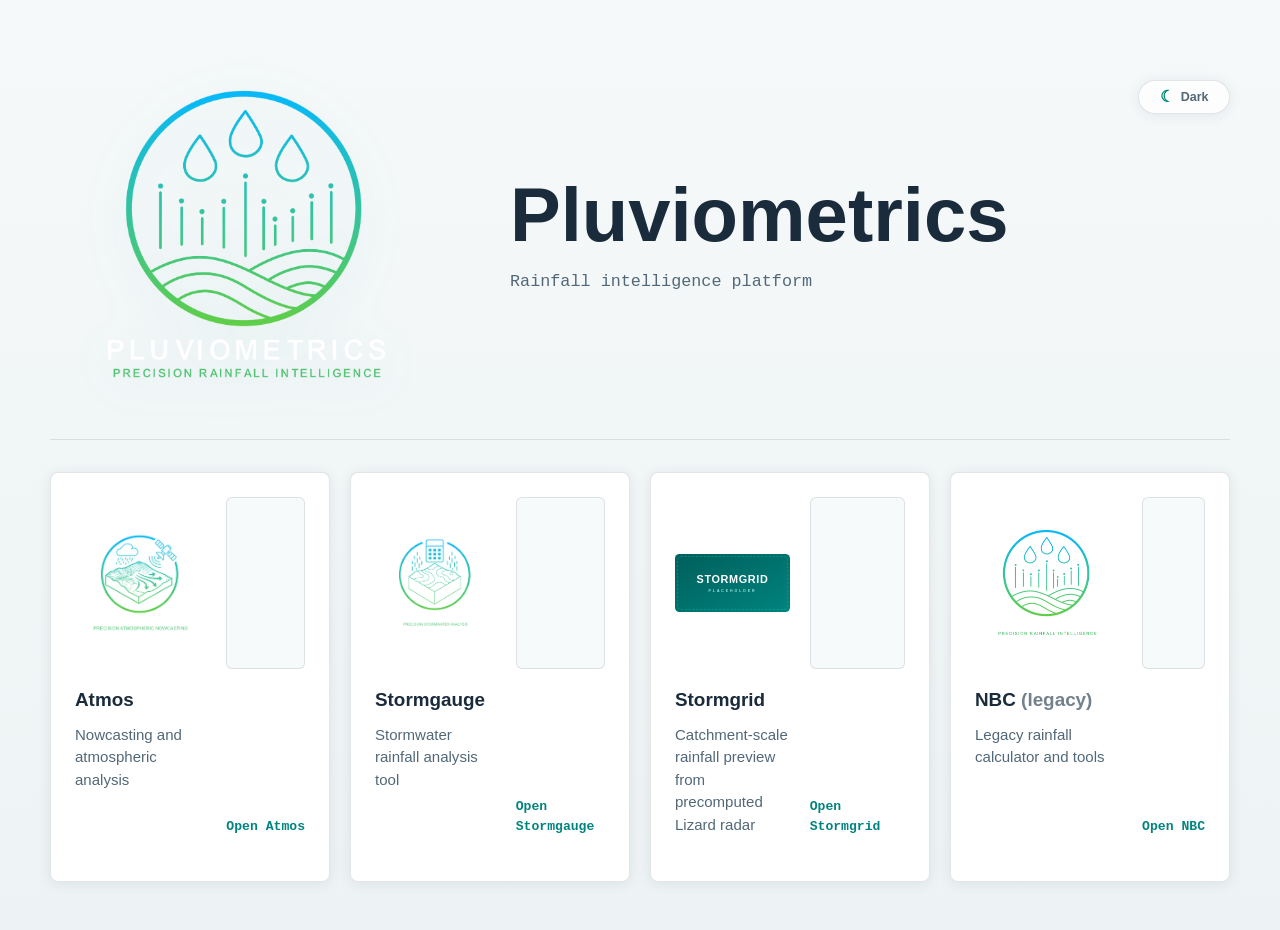
<file: index.html>
<!DOCTYPE html>
<html lang="en">
<head>
  <meta charset="UTF-8">
  <meta name="viewport" content="width=device-width, initial-scale=1.0">
  <meta
    http-equiv="Content-Security-Policy"
    content="default-src 'self'; script-src 'self' 'unsafe-inline'; style-src 'self'; img-src 'self'; object-src 'none'; base-uri 'self'; form-action 'self'; frame-ancestors 'none'"
  >
  <meta name="referrer" content="strict-origin-when-cross-origin">
  <meta
    name="description"
    content="Pluviometrics is a rainfall intelligence platform for atmospheric, stormwater, and legacy rainfall analysis tools."
  >
  <title>Pluviometrics</title>
  <script>
    try {
      if (localStorage.getItem('pluviometricsTheme') === 'dark') {
        document.documentElement.dataset.theme = 'dark';
      }
    } catch (error) {}
  </script>
  <link rel="stylesheet" href="styles.css">
</head>
<body>
  <main class="page-shell">
    <header class="site-header" aria-labelledby="page-title">
      <div class="site-header__brand">
        <img
          class="site-header__logo"
          src="Assets/Logos/Logo_Pluviometrics.png"
          alt="Pluviometrics"
          width="520"
          height="160"
        >
        <div class="site-header__text">
          <h1 id="page-title">Pluviometrics</h1>
          <p>Rainfall intelligence platform</p>
        </div>
      </div>
      <button id="theme-toggle" class="theme-toggle" type="button" aria-label="Switch to dark mode">
        <span class="theme-toggle__icon" aria-hidden="true">&#9790;</span>
        <span class="theme-toggle__text">Dark</span>
      </button>
    </header>

    <section class="product-grid" aria-label="Pluviometrics products">
      <a class="product-card" href="https://atmos.pluviometrics.com.au">
        <img
          class="product-card__logo"
          src="Assets/Logos/Logo_Atmos.png"
          alt="Atmos"
          width="360"
          height="180"
        >
        <div class="product-card__body">
          <h2>Atmos</h2>
          <p>Nowcasting and atmospheric analysis</p>
        </div>
        <span class="product-card__action">Open Atmos</span>
      </a>

      <a class="product-card" href="https://stormgauge.pluviometrics.com.au/?view=calculator">
        <img
          class="product-card__logo"
          src="Assets/Logos/Logo_Stormgauge.png"
          alt="Stormgauge"
          width="360"
          height="180"
        >
        <div class="product-card__body">
          <h2>Stormgauge</h2>
          <p>Stormwater rainfall analysis tool</p>
        </div>
        <span class="product-card__action">Open Stormgauge</span>
      </a>

      <a class="product-card" href="https://stormgrid.pluviometrics.com.au/">
        <img
          class="product-card__logo"
          src="Assets/Logos/STORMGRID.svg"
          alt="Stormgrid (placeholder logo)"
          width="360"
          height="180"
        >
        <div class="product-card__body">
          <h2>Stormgrid</h2>
          <p>Catchment-scale rainfall preview from precomputed Lizard radar</p>
        </div>
        <span class="product-card__action">Open Stormgrid</span>
      </a>

      <a class="product-card" href="https://nbc.pluviometrics.com.au/?v=20260429-home">
        <img
          class="product-card__logo"
          src="Assets/Logos/Logo_Pluviometrics.png"
          alt="NBC legacy"
          width="360"
          height="180"
        >
        <div class="product-card__body">
          <h2>NBC <span>(legacy)</span></h2>
          <p>Legacy rainfall calculator and tools</p>
        </div>
        <span class="product-card__action">Open NBC</span>
      </a>
    </section>
  </main>
  <script>
    (function () {
      var storageKey = 'pluviometricsTheme';
      var toggle = document.getElementById('theme-toggle');
      var icon = toggle ? toggle.querySelector('.theme-toggle__icon') : null;
      var label = toggle ? toggle.querySelector('.theme-toggle__text') : null;

      function applyTheme(theme) {
        var isDark = theme === 'dark';
        if (isDark) {
          document.documentElement.dataset.theme = 'dark';
        } else {
          delete document.documentElement.dataset.theme;
        }
        if (icon) icon.textContent = isDark ? '\u2600' : '\u263e';
        if (label) label.textContent = isDark ? 'Light' : 'Dark';
        if (toggle) toggle.setAttribute('aria-label', isDark ? 'Switch to light mode' : 'Switch to dark mode');
      }

      applyTheme(document.documentElement.dataset.theme === 'dark' ? 'dark' : 'light');

      if (toggle) {
        toggle.addEventListener('click', function () {
          var nextTheme = document.documentElement.dataset.theme === 'dark' ? 'light' : 'dark';
          applyTheme(nextTheme);
          try {
            localStorage.setItem(storageKey, nextTheme);
          } catch (error) {}
        });
      }
    }());
  </script>
</body>
</html>
</file>
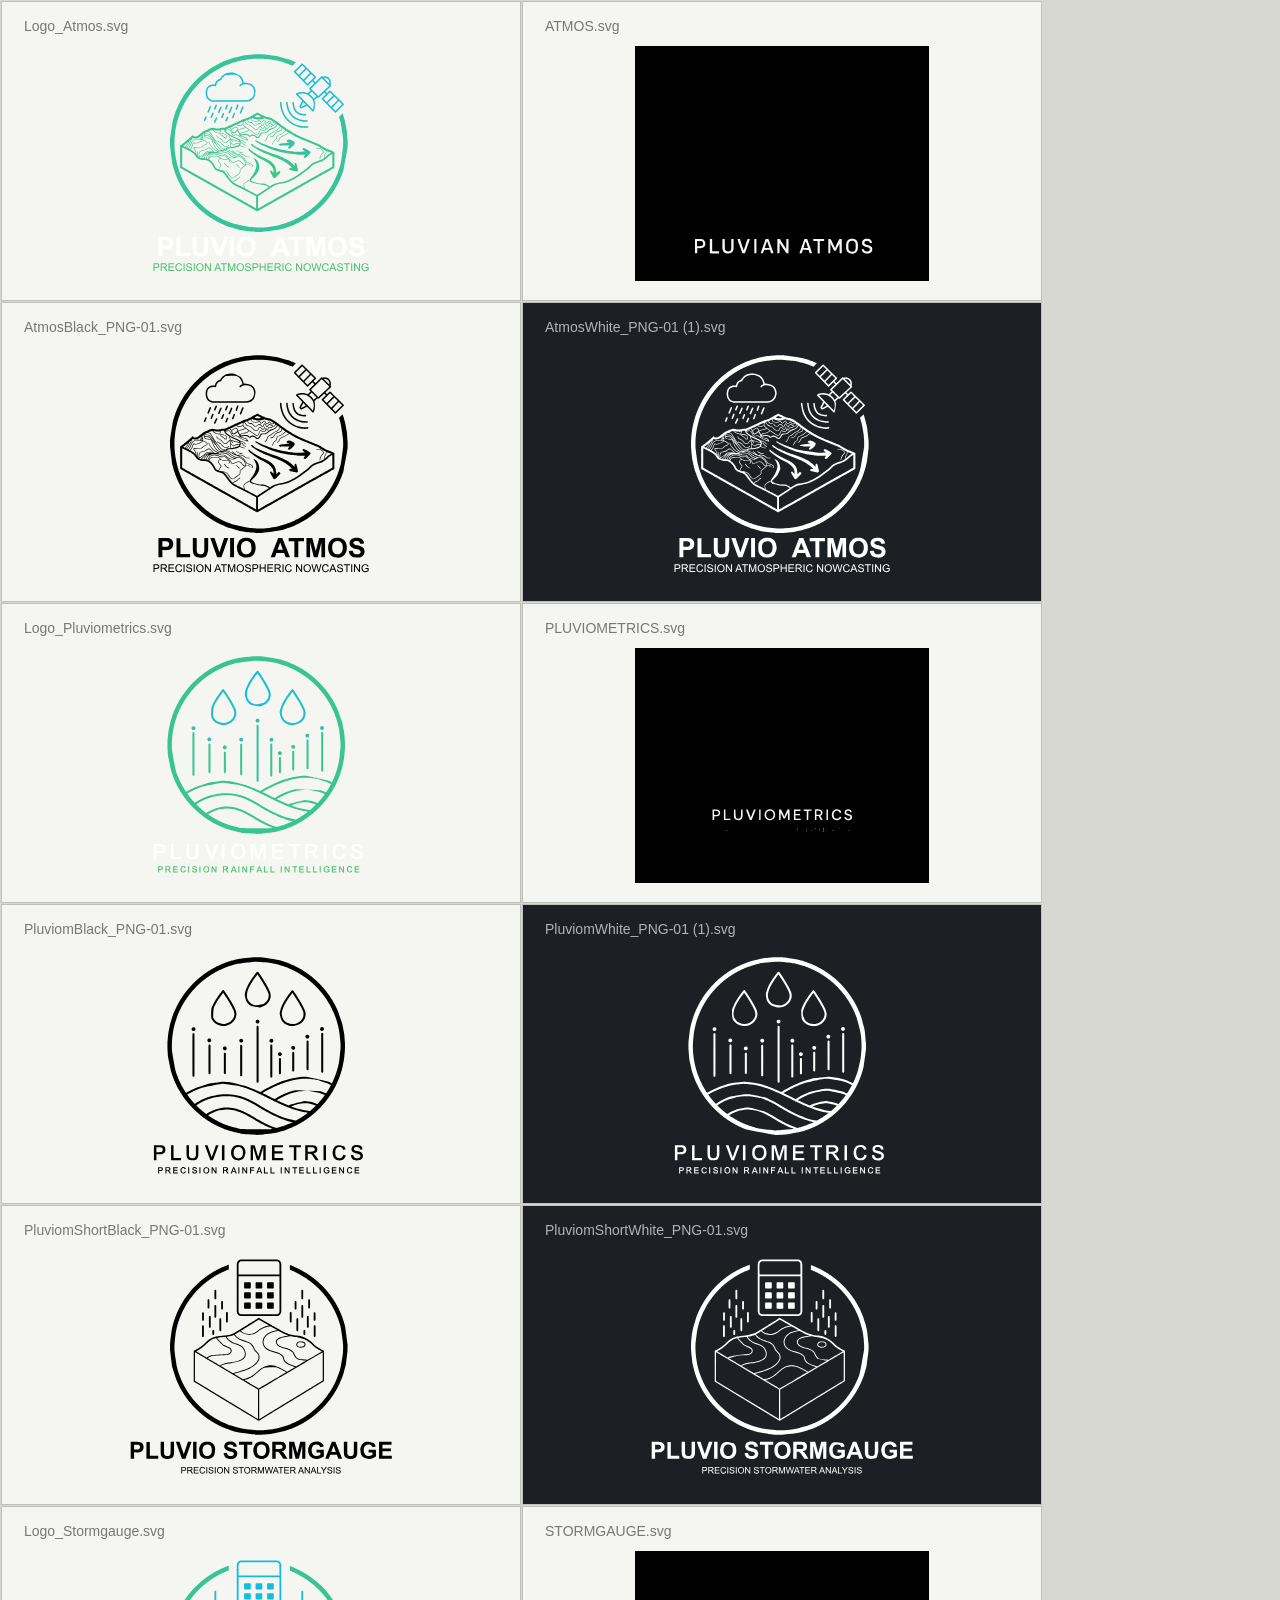
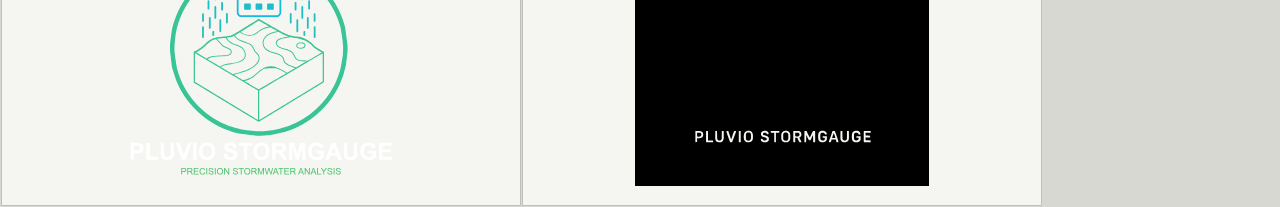
<file: Assets/Logos/logo-contact-sheet.html>
<!doctype html><meta charset="utf-8"><style>
body{margin:0;background:#d7d8d2;font-family:Segoe UI,Arial,sans-serif;color:#222}.grid{display:grid;grid-template-columns:repeat(2,520px);gap:1px;padding:1px}.card{margin:0;height:300px;box-sizing:border-box;padding:16px 22px;border:1px solid #bfc0ba}.light{background:#f5f6f1}.dark{background:#1c2024}.card figcaption{font-size:14px;color:#777;margin:0 0 12px}.dark figcaption{color:#aeb4b8}.stage{height:235px;display:flex;align-items:center;justify-content:center;overflow:hidden}.stage img{max-width:100%;max-height:100%;display:block;object-fit:contain}
</style><div class="grid"><figure class="card light"><figcaption>Logo_Atmos.svg</figcaption><div class="stage"><img src="./Logo_Atmos.svg" /></div></figure>
<figure class="card light"><figcaption>ATMOS.svg</figcaption><div class="stage"><img src="./ATMOS.svg" /></div></figure>
<figure class="card light"><figcaption>AtmosBlack_PNG-01.svg</figcaption><div class="stage"><img src="./AtmosBlack_PNG-01.svg" /></div></figure>
<figure class="card dark"><figcaption>AtmosWhite_PNG-01 (1).svg</figcaption><div class="stage"><img src="./AtmosWhite_PNG-01%20%281%29.svg" /></div></figure>
<figure class="card light"><figcaption>Logo_Pluviometrics.svg</figcaption><div class="stage"><img src="./Logo_Pluviometrics.svg" /></div></figure>
<figure class="card light"><figcaption>PLUVIOMETRICS.svg</figcaption><div class="stage"><img src="./PLUVIOMETRICS.svg" /></div></figure>
<figure class="card light"><figcaption>PluviomBlack_PNG-01.svg</figcaption><div class="stage"><img src="./PluviomBlack_PNG-01.svg" /></div></figure>
<figure class="card dark"><figcaption>PluviomWhite_PNG-01 (1).svg</figcaption><div class="stage"><img src="./PluviomWhite_PNG-01%20%281%29.svg" /></div></figure>
<figure class="card light"><figcaption>PluviomShortBlack_PNG-01.svg</figcaption><div class="stage"><img src="./PluviomShortBlack_PNG-01.svg" /></div></figure>
<figure class="card dark"><figcaption>PluviomShortWhite_PNG-01.svg</figcaption><div class="stage"><img src="./PluviomShortWhite_PNG-01.svg" /></div></figure>
<figure class="card light"><figcaption>Logo_Stormgauge.svg</figcaption><div class="stage"><img src="./Logo_Stormgauge.svg" /></div></figure>
<figure class="card light"><figcaption>STORMGAUGE.svg</figcaption><div class="stage"><img src="./STORMGAUGE.svg" /></div></figure></div>
</file>
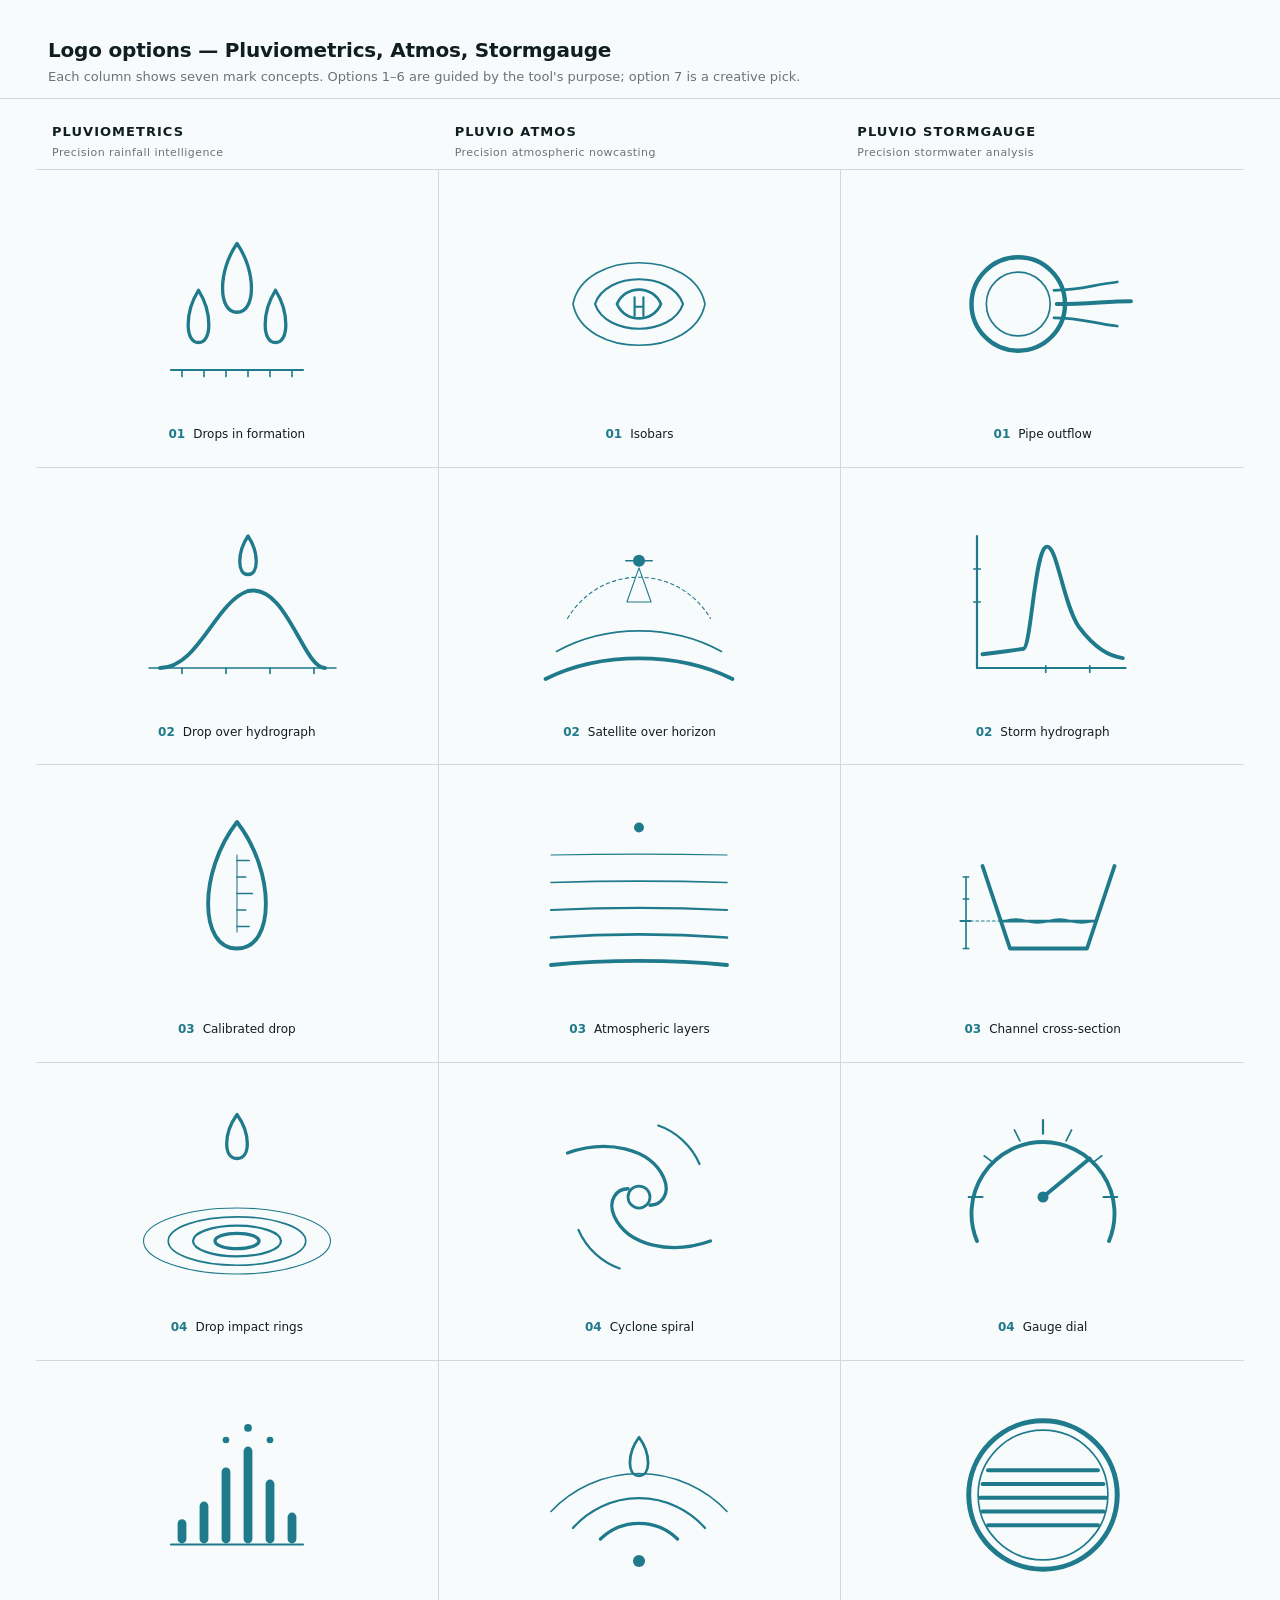
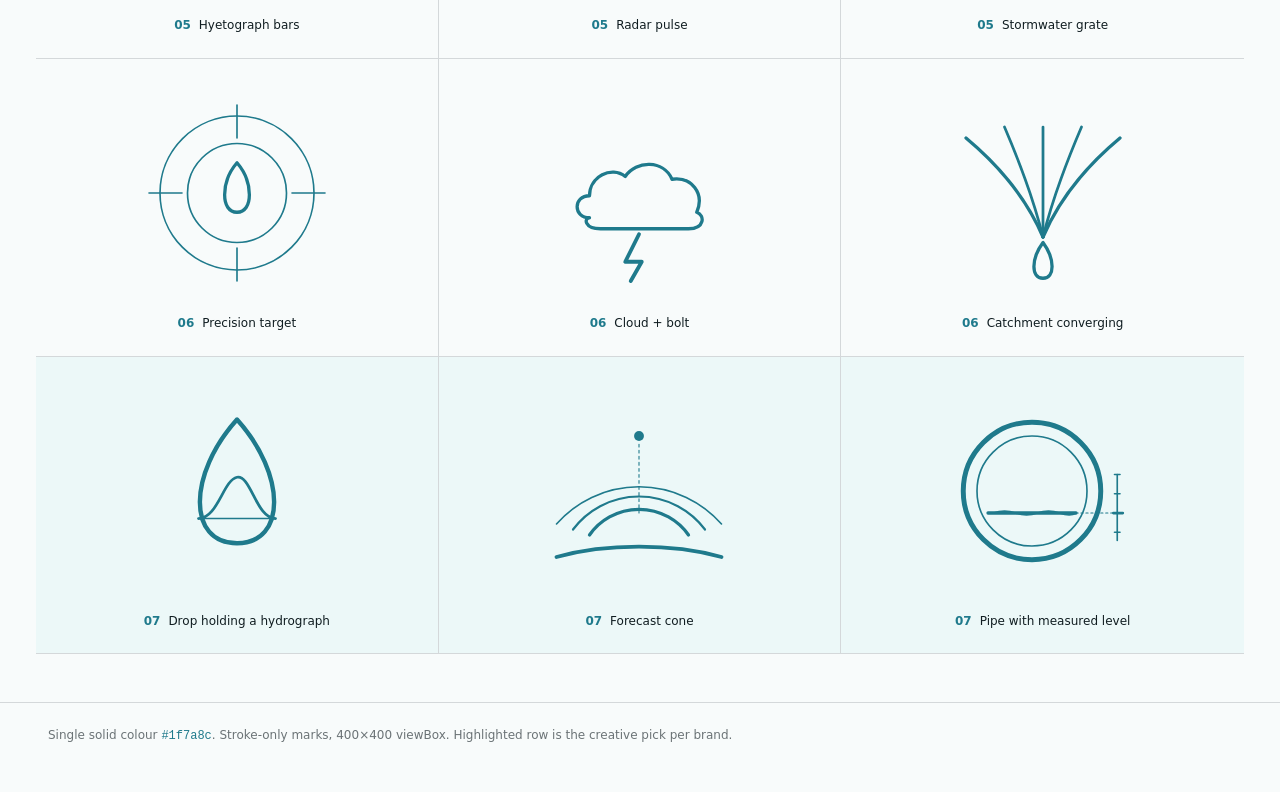
<file: Assets/Logos/new-options/contact-sheet.html>
<!doctype html>
<html lang="en">
<head>
<meta charset="utf-8">
<title>Logo options — review sheet</title>
<style>
  :root {
    --ink: oklch(0.22 0.02 220);
    --paper: oklch(0.985 0.003 220);
    --rule: oklch(0.88 0.005 220);
    --muted: oklch(0.55 0.01 220);
    --brand: #1f7a8c;
  }
  * { box-sizing: border-box; }
  html, body {
    margin: 0;
    background: var(--paper);
    color: var(--ink);
    font: 400 14px/1.4 ui-sans-serif, -apple-system, "Segoe UI", system-ui;
    -webkit-font-smoothing: antialiased;
  }
  header {
    padding: 36px 48px 12px;
    border-bottom: 1px solid var(--rule);
  }
  h1 {
    margin: 0 0 4px;
    font-weight: 600;
    font-size: 20px;
    letter-spacing: -0.01em;
  }
  header p {
    margin: 0;
    color: var(--muted);
    font-size: 13px;
  }
  .grid {
    display: grid;
    grid-template-columns: repeat(3, 1fr);
    gap: 0;
    padding: 0 36px 48px;
  }
  .col-head {
    padding: 24px 16px 8px;
    font-weight: 600;
    font-size: 13px;
    letter-spacing: 0.08em;
    text-transform: uppercase;
    color: var(--ink);
    border-bottom: 1px solid var(--rule);
  }
  .col-head .tag {
    display: block;
    margin-top: 4px;
    font-weight: 400;
    font-size: 11px;
    letter-spacing: 0.04em;
    text-transform: none;
    color: var(--muted);
  }
  .cell {
    padding: 24px 16px;
    border-bottom: 1px solid var(--rule);
    border-right: 1px solid var(--rule);
    display: flex;
    flex-direction: column;
    align-items: center;
    gap: 12px;
  }
  .cell:nth-child(3n) { border-right: 0; }
  .cell.pick {
    background: oklch(0.97 0.012 200);
  }
  .mark {
    width: 100%;
    max-width: 220px;
    aspect-ratio: 1;
    display: flex;
    align-items: center;
    justify-content: center;
  }
  .mark svg { width: 100%; height: 100%; }
  .row {
    display: flex;
    align-items: baseline;
    gap: 8px;
    font-size: 12px;
  }
  .num {
    font-weight: 600;
    font-variant-numeric: tabular-nums;
    color: var(--brand);
  }
  .name {
    color: var(--ink);
  }
  .tiny {
    display: flex;
    gap: 16px;
    align-items: center;
    margin-top: 4px;
  }
  .tiny svg { width: 32px; height: 32px; opacity: 0.85; }
  .tiny .x { width: 20px; height: 20px; }
  .tiny-label {
    font-size: 10px;
    color: var(--muted);
    letter-spacing: 0.04em;
    text-transform: uppercase;
  }
  footer {
    padding: 24px 48px 48px;
    color: var(--muted);
    font-size: 12px;
    border-top: 1px solid var(--rule);
  }
</style>
</head>
<body>

<header>
  <h1>Logo options — Pluviometrics, Atmos, Stormgauge</h1>
  <p>Each column shows seven mark concepts. Options 1–6 are guided by the tool's purpose; option 7 is a creative pick.</p>
</header>

<div class="grid">
  <div class="col-head">Pluviometrics<span class="tag">Precision rainfall intelligence</span></div>
  <div class="col-head">Pluvio Atmos<span class="tag">Precision atmospheric nowcasting</span></div>
  <div class="col-head">Pluvio Stormgauge<span class="tag">Precision stormwater analysis</span></div>

  <!-- Row 1 -->
  <div class="cell"><div class="mark"><object data="pluviometrics/option-1-drops-formation.svg" type="image/svg+xml"></object></div><div class="row"><span class="num">01</span><span class="name">Drops in formation</span></div></div>
  <div class="cell"><div class="mark"><object data="atmos/option-1-isobars.svg" type="image/svg+xml"></object></div><div class="row"><span class="num">01</span><span class="name">Isobars</span></div></div>
  <div class="cell"><div class="mark"><object data="stormgauge/option-1-pipe-outflow.svg" type="image/svg+xml"></object></div><div class="row"><span class="num">01</span><span class="name">Pipe outflow</span></div></div>

  <!-- Row 2 -->
  <div class="cell"><div class="mark"><object data="pluviometrics/option-2-hydrograph-curve.svg" type="image/svg+xml"></object></div><div class="row"><span class="num">02</span><span class="name">Drop over hydrograph</span></div></div>
  <div class="cell"><div class="mark"><object data="atmos/option-2-satellite-arc.svg" type="image/svg+xml"></object></div><div class="row"><span class="num">02</span><span class="name">Satellite over horizon</span></div></div>
  <div class="cell"><div class="mark"><object data="stormgauge/option-2-hydrograph-spike.svg" type="image/svg+xml"></object></div><div class="row"><span class="num">02</span><span class="name">Storm hydrograph</span></div></div>

  <!-- Row 3 -->
  <div class="cell"><div class="mark"><object data="pluviometrics/option-3-calibrated-drop.svg" type="image/svg+xml"></object></div><div class="row"><span class="num">03</span><span class="name">Calibrated drop</span></div></div>
  <div class="cell"><div class="mark"><object data="atmos/option-3-atmospheric-layers.svg" type="image/svg+xml"></object></div><div class="row"><span class="num">03</span><span class="name">Atmospheric layers</span></div></div>
  <div class="cell"><div class="mark"><object data="stormgauge/option-3-channel-cross-section.svg" type="image/svg+xml"></object></div><div class="row"><span class="num">03</span><span class="name">Channel cross-section</span></div></div>

  <!-- Row 4 -->
  <div class="cell"><div class="mark"><object data="pluviometrics/option-4-impact-rings.svg" type="image/svg+xml"></object></div><div class="row"><span class="num">04</span><span class="name">Drop impact rings</span></div></div>
  <div class="cell"><div class="mark"><object data="atmos/option-4-cyclone-spiral.svg" type="image/svg+xml"></object></div><div class="row"><span class="num">04</span><span class="name">Cyclone spiral</span></div></div>
  <div class="cell"><div class="mark"><object data="stormgauge/option-4-gauge-dial.svg" type="image/svg+xml"></object></div><div class="row"><span class="num">04</span><span class="name">Gauge dial</span></div></div>

  <!-- Row 5 -->
  <div class="cell"><div class="mark"><object data="pluviometrics/option-5-intensity-bars.svg" type="image/svg+xml"></object></div><div class="row"><span class="num">05</span><span class="name">Hyetograph bars</span></div></div>
  <div class="cell"><div class="mark"><object data="atmos/option-5-doppler-pulse.svg" type="image/svg+xml"></object></div><div class="row"><span class="num">05</span><span class="name">Radar pulse</span></div></div>
  <div class="cell"><div class="mark"><object data="stormgauge/option-5-manhole-grate.svg" type="image/svg+xml"></object></div><div class="row"><span class="num">05</span><span class="name">Stormwater grate</span></div></div>

  <!-- Row 6 -->
  <div class="cell"><div class="mark"><object data="pluviometrics/option-6-precision-target.svg" type="image/svg+xml"></object></div><div class="row"><span class="num">06</span><span class="name">Precision target</span></div></div>
  <div class="cell"><div class="mark"><object data="atmos/option-6-cloud-bolt.svg" type="image/svg+xml"></object></div><div class="row"><span class="num">06</span><span class="name">Cloud + bolt</span></div></div>
  <div class="cell"><div class="mark"><object data="stormgauge/option-6-catchment-funnel.svg" type="image/svg+xml"></object></div><div class="row"><span class="num">06</span><span class="name">Catchment converging</span></div></div>

  <!-- Row 7: creative picks -->
  <div class="cell pick"><div class="mark"><object data="pluviometrics/option-7-creative-pick.svg" type="image/svg+xml"></object></div><div class="row"><span class="num">07</span><span class="name">Drop holding a hydrograph</span></div></div>
  <div class="cell pick"><div class="mark"><object data="atmos/option-7-creative-pick.svg" type="image/svg+xml"></object></div><div class="row"><span class="num">07</span><span class="name">Forecast cone</span></div></div>
  <div class="cell pick"><div class="mark"><object data="stormgauge/option-7-creative-pick.svg" type="image/svg+xml"></object></div><div class="row"><span class="num">07</span><span class="name">Pipe with measured level</span></div></div>
</div>

<footer>
  Single solid colour <code style="color:#1f7a8c">#1f7a8c</code>. Stroke-only marks, 400×400 viewBox. Highlighted row is the creative pick per brand.
</footer>

</body>
</html>
</file>
<file: styles.css>
:root {
  --bg-page: #f6f9fa;
  --bg-page-end: #edf3f4;
  --bg-surface: #ffffff;
  --bg-surface-hover: #fbfefe;
  --bg-logo-plane: #f7fafb;
  --line-subtle: rgba(26, 43, 60, 0.12);
  --line-strong: rgba(0, 132, 127, 0.42);
  --text-primary: #1a2b3c;
  --text-secondary: #526878;
  --text-muted: #72818b;
  --accent: #00847f;
  --accent-strong: #005f5b;
  --accent-soft: rgba(0, 132, 127, 0.1);
  --shadow: 0 2px 14px rgba(26, 43, 60, 0.08);
  --shadow-hover: 0 12px 30px rgba(26, 43, 60, 0.12);
  --radius: 8px;
  --space-2: 0.5rem;
  --space-3: 0.75rem;
  --space-4: 1rem;
  --space-5: 1.25rem;
  --space-6: 1.5rem;
  --space-8: 2rem;
  --space-10: 2.5rem;
  --space-12: 3rem;
  --font-sans: "Inter", "Segoe UI", Roboto, Arial, sans-serif;
  --font-mono: "IBM Plex Mono", "Cascadia Mono", Consolas, monospace;
  --ease: cubic-bezier(0.2, 0, 0.2, 1);
}

html[data-theme="dark"] {
  --bg-page: #07101a;
  --bg-page-end: #0a1520;
  --bg-surface: #0c1a28;
  --bg-surface-hover: #102235;
  --bg-logo-plane: #08111c;
  --line-subtle: rgba(200, 220, 234, 0.13);
  --line-strong: rgba(0, 196, 190, 0.5);
  --text-primary: #dce8f2;
  --text-secondary: #8aafc8;
  --text-muted: #5e8099;
  --accent: #00c4be;
  --accent-strong: #00ddd7;
  --accent-soft: rgba(0, 196, 190, 0.12);
  --shadow: 0 6px 24px rgba(0, 0, 0, 0.32);
  --shadow-hover: 0 16px 38px rgba(0, 0, 0, 0.42);
}

*,
*::before,
*::after {
  box-sizing: border-box;
}

html {
  color-scheme: light;
  background: var(--bg-page);
}

html[data-theme="dark"] {
  color-scheme: dark;
}

body {
  margin: 0;
  min-height: 100vh;
  background: linear-gradient(180deg, var(--bg-page) 0%, var(--bg-page-end) 100%);
  color: var(--text-primary);
  font-family: var(--font-sans);
  line-height: 1.5;
}

img {
  display: block;
  max-width: 100%;
  height: auto;
  object-fit: contain;
}

.page-shell {
  width: min(100% - var(--space-8), 1180px);
  min-height: 100vh;
  margin-inline: auto;
  padding: var(--space-12) 0;
}

.site-header {
  display: grid;
  grid-template-columns: minmax(0, 1fr) auto;
  gap: var(--space-6);
  align-items: start;
  padding: var(--space-8) 0 var(--space-12);
  border-bottom: 1px solid var(--line-subtle);
}

.site-header__brand {
  display: grid;
  grid-template-columns: minmax(220px, 420px) minmax(0, 1fr);
  gap: var(--space-10);
  align-items: center;
}

.site-header__logo {
  width: 100%;
  max-width: 400px;
  height: auto;
  object-fit: contain;
  filter: drop-shadow(0 10px 24px rgba(0, 132, 127, 0.12));
}

html[data-theme="dark"] .site-header__logo {
  filter: drop-shadow(0 0 18px rgba(0, 196, 190, 0.26));
}

.site-header__text {
  max-width: 620px;
}

.site-header h1 {
  margin: 0;
  color: var(--text-primary);
  font-size: 4.75rem;
  font-weight: 800;
  line-height: 1;
  letter-spacing: 0;
}

.site-header p {
  margin: var(--space-4) 0 0;
  color: var(--text-secondary);
  font-family: var(--font-mono);
  font-size: 1.05rem;
  letter-spacing: 0;
}

.theme-toggle {
  display: inline-flex;
  align-items: center;
  justify-content: center;
  gap: 0.45rem;
  min-width: 92px;
  padding: 0.5rem 0.8rem;
  border: 1px solid var(--line-subtle);
  border-radius: 999px;
  background: rgba(255, 255, 255, 0.74);
  color: var(--text-secondary);
  box-shadow: var(--shadow);
  cursor: pointer;
  font: 700 0.78rem var(--font-sans);
  line-height: 1;
  transition:
    background-color 160ms var(--ease),
    border-color 160ms var(--ease),
    color 160ms var(--ease),
    transform 160ms var(--ease);
}

html[data-theme="dark"] .theme-toggle {
  background: rgba(12, 26, 40, 0.82);
}

.theme-toggle:hover,
.theme-toggle:focus-visible {
  border-color: var(--line-strong);
  color: var(--text-primary);
  transform: translateY(-1px);
  outline: 0;
}

.theme-toggle__icon {
  color: var(--accent);
  font-size: 0.98rem;
  line-height: 1;
}

.product-grid {
  display: grid;
  grid-template-columns: repeat(auto-fit, minmax(260px, 1fr));
  gap: var(--space-5);
  padding-top: var(--space-8);
}

.product-card {
  display: grid;
  grid-template-rows: 172px 1fr auto;
  gap: var(--space-5);
  min-height: 340px;
  padding: var(--space-6);
  border: 1px solid var(--line-subtle);
  border-radius: var(--radius);
  background: var(--bg-surface);
  box-shadow: var(--shadow);
  color: var(--text-primary);
  text-decoration: none;
  transition:
    background-color 160ms var(--ease),
    border-color 160ms var(--ease),
    box-shadow 160ms var(--ease),
    transform 160ms var(--ease);
}

.product-card::before {
  content: "";
  grid-row: 1;
  border: 1px solid var(--line-subtle);
  border-radius: calc(var(--radius) - 2px);
  background: var(--bg-logo-plane);
}

.product-card:hover,
.product-card:focus-visible {
  border-color: var(--line-strong);
  background: var(--bg-surface-hover);
  box-shadow: var(--shadow-hover);
  outline: 0;
  transform: translateY(-2px);
}

.product-card__logo {
  grid-row: 1;
  grid-column: 1;
  z-index: 1;
  width: 100%;
  max-width: 260px;
  height: auto;
  object-fit: contain;
  align-self: center;
  justify-self: center;
}

.product-card__body {
  align-self: start;
}

.product-card h2 {
  margin: 0;
  color: var(--text-primary);
  font-size: 1.18rem;
  font-weight: 800;
  line-height: 1.2;
  letter-spacing: 0;
}

.product-card h2 span {
  color: var(--text-muted);
  font-weight: 600;
}

.product-card p {
  margin: var(--space-3) 0 0;
  color: var(--text-secondary);
  font-size: 0.94rem;
}

.product-card__action {
  align-self: end;
  color: var(--accent);
  font-family: var(--font-mono);
  font-size: 0.82rem;
  font-weight: 700;
  letter-spacing: 0;
}

.product-card:hover .product-card__action,
.product-card:focus-visible .product-card__action {
  color: var(--accent-strong);
}

@media (max-width: 900px) {
  .site-header__brand {
    grid-template-columns: 1fr;
    gap: var(--space-6);
  }

  .product-grid {
    grid-template-columns: 1fr;
  }

  .product-card {
    min-height: 280px;
  }
}

@media (max-width: 720px) {
  .page-shell {
    width: min(100% - var(--space-4), 1180px);
    padding: var(--space-6) 0;
  }

  .site-header {
    grid-template-columns: 1fr;
    gap: var(--space-5);
    padding: var(--space-6) 0 var(--space-8);
  }

  .site-header__logo {
    width: min(100%, 320px);
  }

  .site-header h1 {
    font-size: 2.8rem;
  }

  .site-header p {
    font-size: 0.95rem;
  }

  .theme-toggle {
    justify-self: start;
  }

  .product-card {
    padding: var(--space-5);
  }
}

@media (prefers-reduced-motion: reduce) {
  *,
  *::before,
  *::after {
    transition-duration: 1ms !important;
  }
}
</file>
